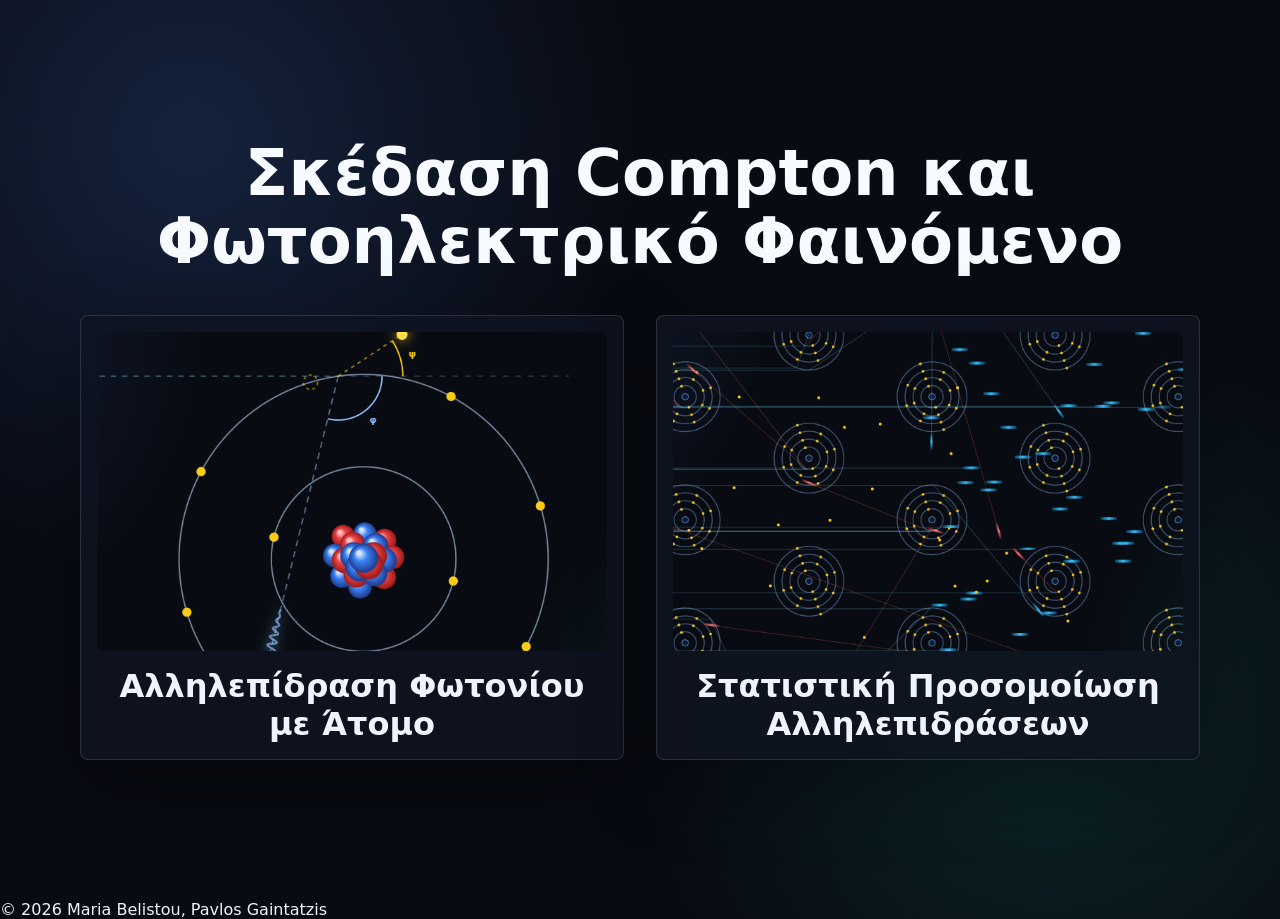
<file: index.html>
<!doctype html>
<html lang="el">
  <head>
    <meta charset="UTF-8" />
    <meta name="viewport" content="width=device-width, initial-scale=1.0" />
    <title>Compton και Φωτοηλεκτρικό Φαινόμενο</title>
    <link rel="stylesheet" href="style.css" />
  </head>
  <body>
    <main class="app-shell" id="home-view">
      <section class="intro" aria-labelledby="page-title">
        <h1 id="page-title">Σκέδαση Compton και Φωτοηλεκτρικό Φαινόμενο</h1>
      </section>

      <section class="module-grid" aria-label="Επιλογή ενότητας">
        <a
          class="module-card"
          href="app1.html"
          aria-label="Άνοιγμα πρώτης ενότητας"
        >
          <span class="image-frame">
            <img src="images/1.png" alt="Οπτική αναπαράσταση πρώτης ενότητας" />
          </span>
          <span class="module-title">Αλληλεπίδραση Φωτονίου με Άτομο</span>
        </a>

        <a
          class="module-card"
          href="app2.html"
          aria-label="Άνοιγμα δεύτερης ενότητας"
        >
          <span class="image-frame">
            <img
              src="images/2.png"
              alt="Οπτική αναπαράσταση δεύτερης ενότητας"
            />
          </span>
          <span class="module-title"
            >Στατιστική Προσομοίωση Αλληλεπιδράσεων</span
          >
        </a>
      </section>
    </main>
    <div class="copyright-notice">&copy; 2026 Maria Belistou, Pavlos Gaintatzis</div>
  </body>
</html>
</file>
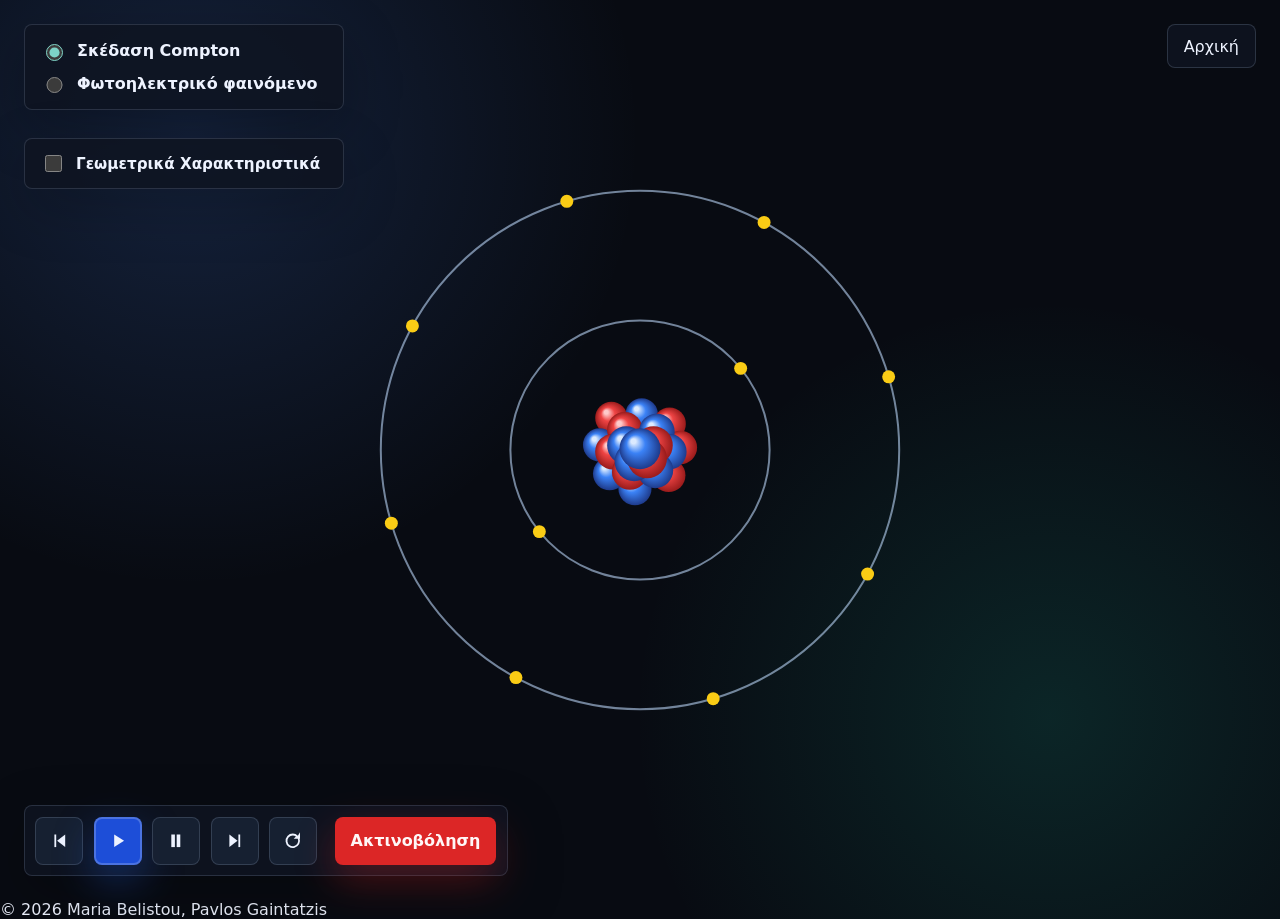
<file: app1.html>
<!DOCTYPE html>
<html lang="el">
<head>
  <meta charset="UTF-8">
  <meta name="viewport" content="width=device-width, initial-scale=1.0">
  <title>1η εφαρμογή - Compton και Φωτοηλεκτρικό Φαινόμενο</title>
  <link rel="stylesheet" href="style.css">
</head>
<body>
  <main class="simulation-view" id="first-app-view">
    <form class="mode-panel" aria-label="Επιλογή φαινομένου">
      <label class="radio-option">
        <input type="radio" name="phenomenon" value="compton" checked>
        <span>Σκέδαση Compton</span>
      </label>

      <label class="radio-option">
        <input type="radio" name="phenomenon" value="photoelectric">
        <span>Φωτοηλεκτρικό φαινόμενο</span>
      </label>
    </form>

    <label class="geometry-toggle">
      <input type="checkbox" id="geometry-toggle">
      <span>Γεωμετρικά Χαρακτηριστικά</span>
    </label>

    <a class="back-button" id="back-home" href="index.html">Αρχική</a>

    <section class="atom-stage" aria-label="Άτομο νέου με πλανητικό μοντέλο">
      <canvas id="atom-canvas" aria-label="Άτομο Ne με 10 πρωτόνια, 10 νετρόνια και 10 ηλεκτρόνια"></canvas>
    </section>

    <aside class="compton-panel" aria-label="Ενδείξεις σκέδασης Compton">
      <h2>Σκέδαση Compton</h2>
      <dl>
        <div>
          <dt>Αρχική ενέργεια φωτονίου</dt>
          <dd id="initial-energy-value">100.0 keV</dd>
        </div>
        <div>
          <dt>Αρχικό μήκος κύματος</dt>
          <dd id="initial-wavelength-value">-</dd>
        </div>
        <div>
          <dt>Γωνία φωτονίου</dt>
          <dd id="scatter-angle-value">-</dd>
        </div>
        <div>
          <dt>Μεταβολή μήκους κύματος</dt>
          <dd id="wavelength-shift-value">-</dd>
        </div>
        <div>
          <dt>Μήκος κύματος μετά</dt>
          <dd id="scattered-wavelength-value">-</dd>
        </div>
        <div>
          <dt>Ενέργεια φωτονίου μετά</dt>
          <dd id="scattered-energy-value">-</dd>
        </div>
        <div>
          <dt>Κινητική ενέργεια ηλεκτρονίου</dt>
          <dd id="electron-energy-value">-</dd>
        </div>
        <div>
          <dt>Γωνία ηλεκτρονίου</dt>
          <dd id="electron-angle-value">-</dd>
        </div>
      </dl>
      <p>Η εικόνα του ατόμου είναι απλοποιημένη αναπαράσταση. Στην πραγματικότητα τα ηλεκτρόνια περιγράφονται κβαντομηχανικά.</p>
    </aside>

    <div class="transport-controls" aria-label="Χειριστήρια animation">
      <button class="transport-button" type="button" id="step-backward" aria-label="Προηγούμενο">
        <svg viewBox="0 0 24 24" aria-hidden="true">
          <path d="M6 5h2v14H6z"></path>
          <path d="m9 12 9-7v14z"></path>
        </svg>
      </button>

      <button class="transport-button primary" type="button" id="play-button" aria-label="Αναπαραγωγή">
        <svg viewBox="0 0 24 24" aria-hidden="true">
          <path d="M8 5v14l11-7z"></path>
        </svg>
      </button>

      <button class="transport-button" type="button" id="pause-button" aria-label="Παύση">
        <svg viewBox="0 0 24 24" aria-hidden="true">
          <path d="M7 5h4v14H7z"></path>
          <path d="M13 5h4v14h-4z"></path>
        </svg>
      </button>

      <button class="transport-button" type="button" id="step-forward" aria-label="Επόμενο">
        <svg viewBox="0 0 24 24" aria-hidden="true">
          <path d="M16 5h2v14h-2z"></path>
          <path d="m15 12-9 7V5z"></path>
        </svg>
      </button>

      <button class="transport-button" type="button" id="restart-button" aria-label="Επανεκκίνηση">
        <svg viewBox="0 0 24 24" aria-hidden="true">
          <path d="M17.65 6.35A7.95 7.95 0 0 0 12 4a8 8 0 1 0 7.45 5.08l-1.85.76A6 6 0 1 1 12 6c1.3 0 2.5.41 3.48 1.1L13 9.59H20V2.59z"></path>
        </svg>
      </button>

      <button class="radiation-button" type="button" id="radiation-button">Ακτινοβόληση</button>
    </div>
  </main>

  <script src="script.js"></script>
  <div class="copyright-notice">&copy; 2026 Maria Belistou, Pavlos Gaintatzis</div>
</body>
</html>
</file>
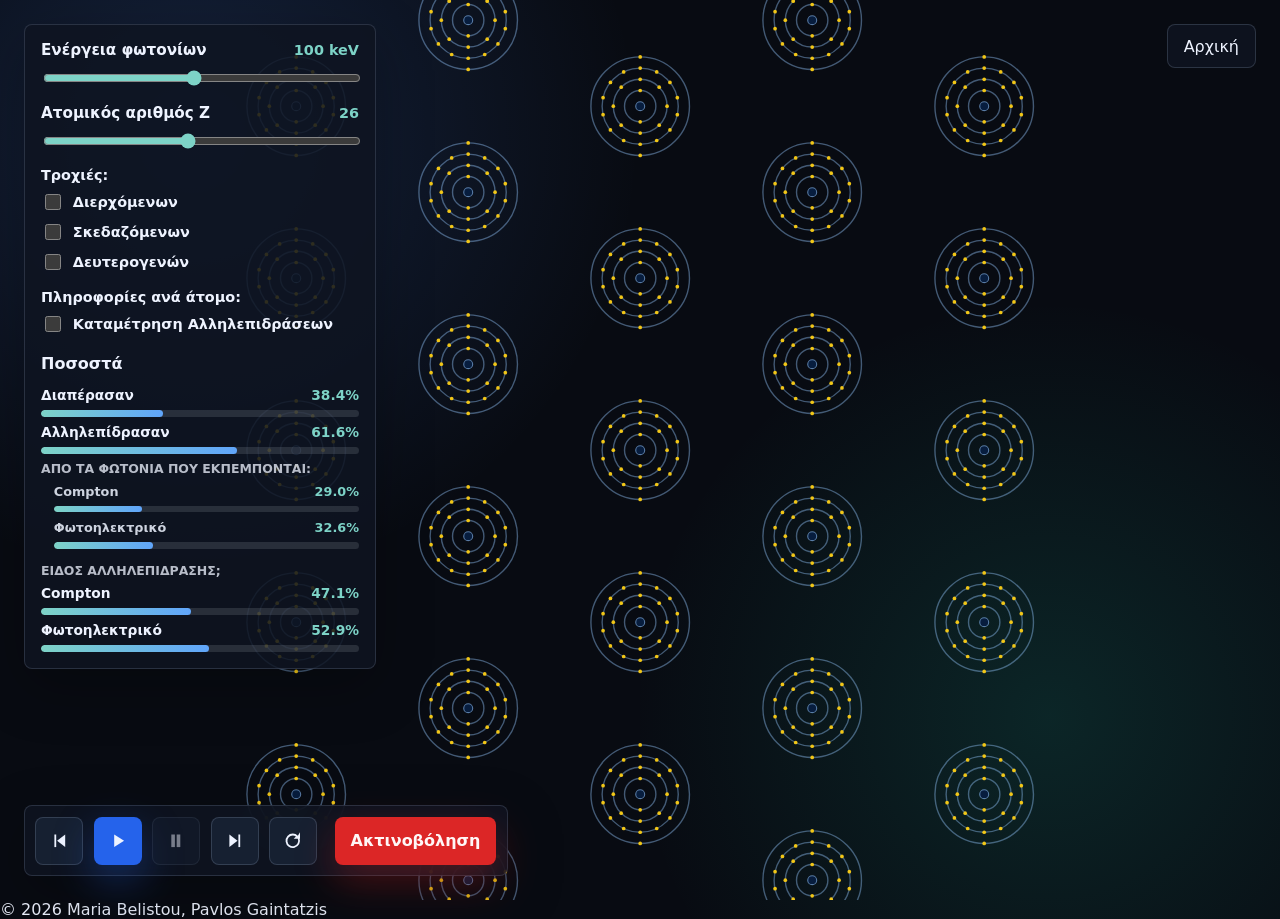
<file: app2.html>
<!DOCTYPE html>
<html lang="el">
<head>
  <meta charset="UTF-8">
  <meta name="viewport" content="width=device-width, initial-scale=1.0">
  <title>2η εφαρμογή - Compton και Φωτοηλεκτρικό Φαινόμενο</title>
  <link rel="stylesheet" href="style.css">
</head>
<body>
  <main class="simulation-view" id="second-app-view">
    <form class="app2-slider-panel" aria-label="Παράμετροι προσομοίωσης">
      <label class="slider-control">
        <span class="slider-label">
          <span>Ενέργεια φωτονίων</span>
          <output for="photon-energy-slider" id="photon-energy-value">100 keV</output>
        </span>
        <input
          type="range"
          id="photon-energy-slider"
          min="10"
          max="200"
          step="1"
          value="100"
        >
      </label>

      <label class="slider-control">
        <span class="slider-label">
          <span>Ατομικός αριθμός Z</span>
          <output for="atomic-number-slider" id="atomic-number-value">26</output>
        </span>
        <input
          type="range"
          id="atomic-number-slider"
          min="6"
          max="50"
          step="1"
          value="26"
        >
      </label>

      <div class="trail-controls" aria-label="Τροχιές φωτονίων">
        <span class="trail-controls-title">Τροχιές:</span>

        <label class="checkbox-control">
          <input type="checkbox" id="pass-photon-trails-toggle">
          <span>Διερχόμενων</span>
        </label>

        <label class="checkbox-control">
          <input type="checkbox" id="scattered-photon-trails-toggle">
          <span>Σκεδαζόμενων</span>
        </label>

        <label class="checkbox-control">
          <input type="checkbox" id="secondary-photon-trails-toggle">
          <span>Δευτερογενών</span>
        </label>
      </div>

      <div class="atom-info-controls" aria-label="Πληροφορίες ανά άτομο">
        <span class="trail-controls-title">Πληροφορίες ανά άτομο:</span>

        <label class="checkbox-control">
          <input type="checkbox" id="atom-counters-toggle">
          <span>Καταμέτρηση Αλληλεπιδράσεων</span>
        </label>
      </div>

      <label class="slider-control is-hidden">
        <span class="slider-label">
          <span>Πάχος</span>
          <output for="distance-slider" id="distance-value">5</output>
        </span>
        <input
          type="range"
          id="distance-slider"
          min="1"
          max="5"
          step="1"
          value="5"
        >
      </label>

      <section class="probability-panel" aria-label="Πιθανότητες αλληλεπίδρασης">
        <h2>Ποσοστά</h2>

        <div class="probability-group">
          <div class="probability-row">
            <span>Διαπέρασαν</span>
            <output id="total-pass-probability">0%</output>
          </div>
          <div class="probability-meter" aria-hidden="true">
            <span id="total-pass-meter"></span>
          </div>

          <div class="probability-row">
            <span>Αλληλεπίδρασαν</span>
            <output id="total-interaction-probability">0%</output>
          </div>
          <div class="probability-meter" aria-hidden="true">
            <span id="total-interaction-meter"></span>
          </div>

          <h3>Από τα φωτόνια που εκπέμπονται:</h3>

          <div class="probability-row is-subrow">
            <span>Compton</span>
            <output id="absolute-compton-probability">0%</output>
          </div>
          <div class="probability-meter is-subrow" aria-hidden="true">
            <span id="absolute-compton-meter"></span>
          </div>

          <div class="probability-row is-subrow">
            <span>Φωτοηλεκτρικό</span>
            <output id="absolute-photoelectric-probability">0%</output>
          </div>
          <div class="probability-meter is-subrow" aria-hidden="true">
            <span id="absolute-photoelectric-meter"></span>
          </div>
        </div>

        <div class="probability-group">
          <h3>Είδος αλληλεπίδρασης;</h3>

          <div class="probability-row">
            <span>Compton</span>
            <output id="compton-share-probability">0%</output>
          </div>
          <div class="probability-meter" aria-hidden="true">
            <span id="compton-share-meter"></span>
          </div>

          <div class="probability-row">
            <span>Φωτοηλεκτρικό</span>
            <output id="photoelectric-share-probability">0%</output>
          </div>
          <div class="probability-meter" aria-hidden="true">
            <span id="photoelectric-share-meter"></span>
          </div>
        </div>
      </section>
    </form>

    <a class="back-button" href="index.html">Αρχική</a>

    <section class="app2-stage" aria-label="Περιοχή δεύτερης προσομοίωσης">
      <div class="crystal-grid" id="crystal-grid" aria-label="Πλέγμα κυψελίδων"></div>
    </section>

    <div class="transport-controls" aria-label="Χειριστήρια animation">
      <button class="transport-button" type="button" id="app2-step-backward" aria-label="Προηγούμενο">
        <svg viewBox="0 0 24 24" aria-hidden="true">
          <path d="M6 5h2v14H6z"></path>
          <path d="m9 12 9-7v14z"></path>
        </svg>
      </button>

      <button class="transport-button primary" type="button" id="app2-play-button" aria-label="Αναπαραγωγή">
        <svg viewBox="0 0 24 24" aria-hidden="true">
          <path d="M8 5v14l11-7z"></path>
        </svg>
      </button>

      <button class="transport-button" type="button" id="app2-pause-button" aria-label="Παύση">
        <svg viewBox="0 0 24 24" aria-hidden="true">
          <path d="M7 5h4v14H7z"></path>
          <path d="M13 5h4v14h-4z"></path>
        </svg>
      </button>

      <button class="transport-button" type="button" id="app2-step-forward" aria-label="Επόμενο">
        <svg viewBox="0 0 24 24" aria-hidden="true">
          <path d="M16 5h2v14h-2z"></path>
          <path d="m15 12-9 7V5z"></path>
        </svg>
      </button>

      <button class="transport-button" type="button" id="app2-restart-button" aria-label="Επανεκκίνηση">
        <svg viewBox="0 0 24 24" aria-hidden="true">
          <path d="M17.65 6.35A7.95 7.95 0 0 0 12 4a8 8 0 1 0 7.45 5.08l-1.85.76A6 6 0 1 1 12 6c1.3 0 2.5.41 3.48 1.1L13 9.59H20V2.59z"></path>
        </svg>
      </button>

      <button class="radiation-button" type="button" id="app2-radiation-button">Ακτινοβόληση</button>
    </div>
  </main>

  <script src="app2.js"></script>
  <div class="copyright-notice">&copy; 2026 Maria Belistou, Pavlos Gaintatzis</div>
</body>
</html>
</file>
<file: style.css>
:root {
  color-scheme: dark;
  font-family: Inter, ui-sans-serif, system-ui, -apple-system, BlinkMacSystemFont, "Segoe UI", sans-serif;
  background: #080b12;
  color: #eef3ff;
}

* {
  box-sizing: border-box;
}

body {
  min-height: 100vh;
  margin: 0;
  background:
    radial-gradient(circle at 15% 15%, rgba(79, 140, 255, 0.18), transparent 28rem),
    radial-gradient(circle at 82% 78%, rgba(32, 199, 167, 0.14), transparent 26rem),
    #080b12;
}

[hidden] {
  display: none !important;
}

button,
input,
textarea,
select {
  font: inherit;
}

a {
  color: inherit;
  text-decoration: none;
}

.app-shell {
  min-height: 100vh;
  display: grid;
  align-content: center;
  gap: 2.5rem;
  width: min(1120px, calc(100% - 2rem));
  margin: 0 auto;
  padding: 3rem 0;
}

.intro {
  text-align: center;
}

.eyebrow {
  margin: 0 0 0.65rem;
  color: #7dd3c7;
  font-size: 0.86rem;
  font-weight: 700;
  letter-spacing: 0;
  text-transform: uppercase;
}

h1 {
  margin: 0;
  color: #f7faff;
  font-size: clamp(2rem, 5vw, 4rem);
  line-height: 1.05;
  letter-spacing: 0;
}

.module-grid {
  display: grid;
  grid-template-columns: repeat(2, minmax(0, 1fr));
  gap: clamp(1rem, 3vw, 2rem);
  align-items: stretch;
}

.module-card {
  display: grid;
  gap: 1rem;
  padding: 1rem;
  border: 1px solid rgba(185, 202, 233, 0.16);
  border-radius: 8px;
  background: rgba(14, 20, 33, 0.86);
  color: inherit;
  text-align: center;
  cursor: pointer;
  box-shadow: 0 24px 80px rgba(0, 0, 0, 0.32);
  transition: transform 180ms ease, border-color 180ms ease, background 180ms ease;
}

.module-card:hover,
.module-card:focus-visible {
  transform: translateY(-4px);
  border-color: rgba(125, 211, 199, 0.72);
  background: rgba(19, 29, 47, 0.95);
}

.module-card:focus-visible {
  outline: 3px solid rgba(125, 211, 199, 0.4);
  outline-offset: 4px;
}

.image-frame {
  display: block;
  overflow: hidden;
  aspect-ratio: 16 / 10;
  border-radius: 6px;
  background: #111827;
}

.image-frame img {
  display: block;
  width: 100%;
  height: 100%;
  object-fit: cover;
}

.module-title {
  color: #eef3ff;
  font-size: clamp(1.35rem, 3vw, 2rem);
  font-weight: 800;
  letter-spacing: 0;
}

.simulation-view {
  position: relative;
  min-height: 100vh;
  overflow: hidden;
}

.mode-panel {
  position: absolute;
  top: 1.5rem;
  left: 1.5rem;
  z-index: 2;
  display: grid;
  gap: 0.8rem;
  width: min(20rem, calc(100% - 3rem));
  padding: 1rem;
  border: 1px solid rgba(185, 202, 233, 0.16);
  border-radius: 8px;
  background: rgba(14, 20, 33, 0.86);
  box-shadow: 0 18px 56px rgba(0, 0, 0, 0.26);
}

.radio-option {
  display: flex;
  align-items: center;
  gap: 0.7rem;
  color: #eef3ff;
  font-size: 1rem;
  font-weight: 650;
  cursor: pointer;
}

.radio-option input {
  width: 1.05rem;
  height: 1.05rem;
  accent-color: #7dd3c7;
}

.geometry-toggle {
  position: absolute;
  top: 8.65rem;
  left: 1.5rem;
  z-index: 2;
  display: flex;
  align-items: center;
  gap: 0.7rem;
  width: min(20rem, calc(100% - 3rem));
  min-height: 2.75rem;
  padding: 0.8rem 1rem;
  border: 1px solid rgba(185, 202, 233, 0.16);
  border-radius: 8px;
  background: rgba(14, 20, 33, 0.86);
  color: #eef3ff;
  font-size: 0.95rem;
  font-weight: 700;
  cursor: pointer;
  box-shadow: 0 18px 56px rgba(0, 0, 0, 0.22);
}

.geometry-toggle input {
  width: 1.05rem;
  height: 1.05rem;
  accent-color: #7dd3c7;
}

.back-button {
  position: absolute;
  top: 1.5rem;
  right: 1.5rem;
  z-index: 2;
  display: inline-grid;
  place-items: center;
  min-height: 2.75rem;
  padding: 0 1rem;
  border: 1px solid rgba(185, 202, 233, 0.18);
  border-radius: 8px;
  background: rgba(14, 20, 33, 0.86);
  color: #eef3ff;
  cursor: pointer;
}

.static-back {
  position: fixed;
}

.back-button:hover,
.back-button:focus-visible {
  border-color: rgba(125, 211, 199, 0.72);
}

.atom-stage {
  min-height: 100vh;
  padding: 0;
}

#atom-canvas {
  display: block;
  width: 100vw;
  height: 100vh;
}

.transport-controls {
  position: fixed;
  left: 1.5rem;
  bottom: 1.5rem;
  z-index: 2;
  display: flex;
  gap: 0.65rem;
  padding: 0.65rem;
  border: 1px solid rgba(185, 202, 233, 0.16);
  border-radius: 8px;
  background: rgba(14, 20, 33, 0.86);
  backdrop-filter: blur(14px);
  box-shadow: 0 18px 56px rgba(0, 0, 0, 0.26);
}

.compton-panel {
  display: none;
}

.compton-panel h2 {
  margin: 0 0 0.85rem;
  color: #f7faff;
  font-size: 1rem;
  letter-spacing: 0;
}

.compton-panel dl {
  display: grid;
  gap: 0.55rem;
  margin: 0;
}

.compton-panel div {
  display: flex;
  justify-content: space-between;
  gap: 1rem;
  border-bottom: 1px solid rgba(185, 202, 233, 0.1);
  padding-bottom: 0.45rem;
}

.compton-panel dt {
  color: #b7c7e6;
  font-size: 0.78rem;
}

.compton-panel dd {
  margin: 0;
  color: #eef3ff;
  font-size: 0.82rem;
  font-weight: 800;
  white-space: nowrap;
}

.compton-panel p {
  margin: 0.9rem 0 0;
  color: #9fb0d0;
  font-size: 0.76rem;
  line-height: 1.35;
}

.transport-button {
  display: grid;
  place-items: center;
  width: 3rem;
  height: 3rem;
  padding: 0;
  border: 1px solid rgba(185, 202, 233, 0.18);
  border-radius: 8px;
  background: rgba(24, 34, 52, 0.92);
  color: #eef3ff;
  cursor: pointer;
  transition: transform 160ms ease, border-color 160ms ease, background 160ms ease;
}

.transport-button.primary {
  border: 0;
  background: #2563eb;
  box-shadow: 0 16px 40px rgba(37, 99, 235, 0.34);
}

.radiation-button {
  min-width: 9.5rem;
  height: 3rem;
  margin-left: 0.45rem;
  padding: 0 1rem;
  border: 0;
  border-radius: 8px;
  background: #dc2626;
  color: #fff7f7;
  font-weight: 800;
  letter-spacing: 0;
  cursor: pointer;
  box-shadow: 0 16px 40px rgba(220, 38, 38, 0.32);
  transition: transform 160ms ease, background 160ms ease;
}

.transport-button:hover,
.transport-button:focus-visible {
  transform: translateY(-2px);
  border-color: rgba(125, 211, 199, 0.72);
  background: rgba(34, 48, 72, 0.98);
}

.transport-button:disabled,
.radiation-button:disabled {
  cursor: not-allowed;
  opacity: 0.48;
  transform: none;
  box-shadow: none;
}

.transport-button.primary.is-active,
.transport-button.primary.is-active:disabled {
  opacity: 1;
  background: #1d4ed8;
  box-shadow:
    inset 0 0 0 2px rgba(238, 243, 255, 0.22),
    0 16px 40px rgba(37, 99, 235, 0.34);
}

.transport-button.primary:hover,
.transport-button.primary:focus-visible {
  background: #3b82f6;
}

.radiation-button:hover,
.radiation-button:focus-visible {
  transform: translateY(-2px);
  background: #ef4444;
}

.radiation-button:disabled:hover,
.radiation-button:disabled:focus-visible {
  background: #dc2626;
}

.transport-button svg {
  width: 1.35rem;
  height: 1.35rem;
  fill: currentColor;
}

.app2-slider-panel {
  position: absolute;
  top: 1.5rem;
  left: 1.5rem;
  z-index: 2;
  display: grid;
  gap: 1rem;
  width: min(22rem, calc(100% - 3rem));
  padding: 1rem;
  border: 1px solid rgba(185, 202, 233, 0.16);
  border-radius: 8px;
  background: rgba(14, 20, 33, 0.86);
  box-shadow: 0 18px 56px rgba(0, 0, 0, 0.26);
}

.slider-control {
  display: grid;
  gap: 0.55rem;
}

.slider-control.is-hidden {
  display: none;
}

.checkbox-control {
  display: flex;
  align-items: center;
  gap: 0.55rem;
  color: #eef3ff;
  font-size: 0.9rem;
  font-weight: 750;
}

.checkbox-control input {
  width: 1rem;
  height: 1rem;
  accent-color: #7dd3c7;
}

.trail-controls,
.atom-info-controls {
  display: grid;
  gap: 0.5rem;
}

.trail-controls-title {
  color: #eef3ff;
  font-size: 0.9rem;
  font-weight: 850;
}

.slider-label {
  display: flex;
  align-items: baseline;
  justify-content: space-between;
  gap: 1rem;
  color: #eef3ff;
  font-size: 0.95rem;
  font-weight: 700;
}

.slider-label output {
  color: #7dd3c7;
  font-size: 0.9rem;
  font-weight: 850;
  white-space: nowrap;
}

.slider-control input[type="range"] {
  width: 100%;
  accent-color: #7dd3c7;
  cursor: pointer;
}

.probability-panel {
  display: grid;
  gap: 0.9rem;
  padding-top: 0.2rem;
  color: #eef3ff;
}

.probability-panel h2,
.probability-panel h3,
.probability-panel p {
  margin: 0;
}

.probability-panel h2 {
  font-size: 1rem;
  font-weight: 850;
}

.probability-panel h3 {
  color: rgba(238, 243, 255, 0.76);
  font-size: 0.78rem;
  font-weight: 800;
  text-transform: uppercase;
}

.probability-group {
  display: grid;
  gap: 0.45rem;
}

.probability-row {
  display: flex;
  align-items: baseline;
  justify-content: space-between;
  gap: 0.75rem;
  font-size: 0.86rem;
  font-weight: 700;
}

.probability-row.is-subrow,
.probability-meter.is-subrow {
  margin-left: 0.8rem;
}

.probability-row.is-subrow {
  color: rgba(238, 243, 255, 0.86);
  font-size: 0.8rem;
}

.probability-row output,
.probability-row output {
  color: #7dd3c7;
  font-weight: 850;
  white-space: nowrap;
}

.probability-meter {
  height: 0.42rem;
  overflow: hidden;
  border-radius: 999px;
  background: rgba(238, 243, 255, 0.12);
}

.probability-meter span {
  display: block;
  width: var(--probability-value, 0%);
  height: 100%;
  border-radius: inherit;
  background: linear-gradient(90deg, #7dd3c7, #60a5fa);
  transition: width 160ms ease;
}

.app2-stage {
  display: grid;
  place-items: center;
  min-height: 100vh;
  padding: 0;
  overflow: hidden;
}

.crystal-grid {
  --grid-columns: 4;
  --cell-height: calc((100vh - 40px) / 5);
  position: relative;
  z-index: 0;
  width: 100vw;
  height: calc(100vh - 40px);
  pointer-events: none;
}

.crystal-column {
  position: absolute;
  top: 0;
  left: calc(50% + var(--column-offset) * var(--cell-height) - var(--cell-height) / 2);
  display: grid;
  grid-auto-rows: var(--cell-height);
  width: var(--cell-height);
  height: calc(100vh - 40px);
}

.crystal-column.is-staggered {
  transform: translateY(calc(var(--cell-height) / -2));
}

.crystal-cell {
  position: relative;
  display: grid;
  place-items: center;
  width: var(--cell-height);
  height: var(--cell-height);
}

.atom-glyph {
  display: block;
  width: min(92%, 8.4rem);
  height: min(92%, 8.4rem);
  overflow: visible;
}

.atom-orbit {
  fill: none;
  stroke: rgba(147, 197, 253, 0.42);
  stroke-width: 1.25;
}

.atom-electron {
  fill: rgba(250, 204, 21, 0.96);
}

.atom-electron-shell {
  transform: rotate(var(--atom-spin-angle, 0deg));
  transform-box: view-box;
  transform-origin: center;
}

.atom-nucleus {
  fill: #071d3e;
  stroke: rgba(147, 197, 253, 0.58);
  stroke-width: 1;
}

.cell-counters {
  position: absolute;
  top: 50%;
  right: calc(50% + min(46%, 4.2rem) + 0.35rem);
  z-index: 1;
  color: rgba(238, 243, 255, 0.9);
  font-size: clamp(0.58rem, 1vw, 0.78rem);
  font-weight: 850;
  line-height: 1.18;
  width: max-content;
  white-space: pre;
  text-shadow: 0 1px 6px rgba(0, 0, 0, 0.78);
  transform: translateY(-50%);
}

.beam-photon {
  position: fixed;
  left: 0;
  top: 0;
  z-index: 1;
  width: 1.45rem;
  height: 0.21rem;
  margin-left: -0.725rem;
  margin-top: -0.105rem;
  border-radius: 999px;
  background: linear-gradient(90deg, rgba(0, 174, 255, 0.24), rgba(56, 189, 248, 1), rgba(0, 174, 255, 0.24));
  pointer-events: none;
}

.beam-photon.is-compton {
  background: linear-gradient(90deg, rgba(0, 174, 255, 0.24), rgba(56, 189, 248, 1), rgba(0, 174, 255, 0.24));
}

.beam-photon.is-photoelectric {
  background: linear-gradient(90deg, rgba(0, 174, 255, 0.24), rgba(56, 189, 248, 1), rgba(0, 174, 255, 0.24));
}

.beam-photon.is-deexcitation {
  background: linear-gradient(90deg, rgba(239, 68, 68, 0.22), rgba(248, 113, 113, 1), rgba(239, 68, 68, 0.22));
}

.photon-trail {
  position: fixed;
  left: 0;
  top: 0;
  z-index: 0;
  height: 0;
  pointer-events: none;
  transform-origin: left center;
}

.photon-trail.is-blue {
  border-top: 1px solid rgba(125, 211, 252, 0.26);
}

.photon-trail.is-red {
  border-top: 1px solid rgba(248, 113, 113, 0.28);
}

.recoil-electron {
  position: fixed;
  left: 0;
  top: 0;
  z-index: 2;
  width: 0.23rem;
  height: 0.23rem;
  margin-left: -0.115rem;
  margin-top: -0.115rem;
  border-radius: 50%;
  background: #facc15;
  pointer-events: none;
}

@media (max-width: 760px) {
  .app-shell {
    align-content: start;
    padding: 2rem 0;
  }

  .module-grid {
    grid-template-columns: 1fr;
  }

  .back-button {
    top: auto;
    right: 1rem;
    bottom: 1rem;
  }

  .mode-panel {
    top: 1rem;
    left: 1rem;
    width: calc(100% - 2rem);
  }

  .geometry-toggle {
    top: 8.15rem;
    left: 1rem;
    width: calc(100% - 2rem);
  }

  .app2-slider-panel {
    top: 1rem;
    left: 1rem;
    width: calc(100% - 2rem);
  }

  .transport-controls {
    left: 1rem;
    right: 1rem;
    bottom: 1rem;
    flex-wrap: wrap;
    justify-content: center;
    padding: 0.65rem;
  }

  .compton-panel {
    position: static;
    width: calc(100% - 2rem);
    margin: -4rem auto 7rem;
  }

  .radiation-button {
    flex-basis: 100%;
    margin-left: 0;
  }

  .atom-stage {
    min-height: 100vh;
  }
}
</file>
